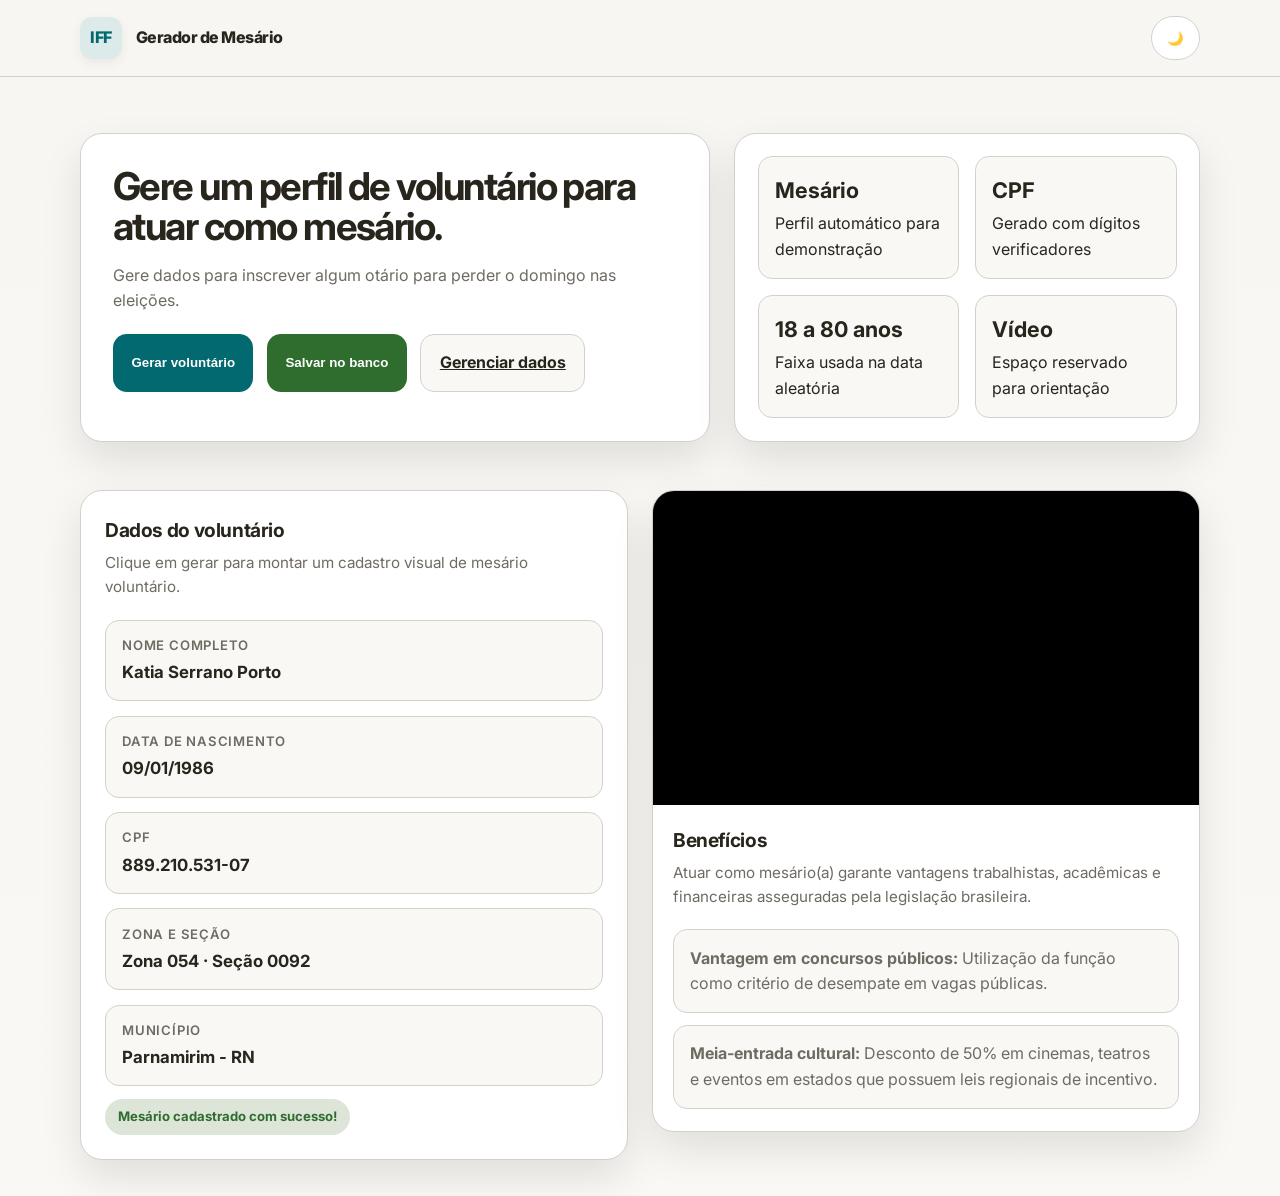
<file: index.html>
<!DOCTYPE html>
<html lang="pt-BR" data-theme="light">
<head>
  <meta charset="UTF-8" />
  <meta name="viewport" content="width=device-width, initial-scale=1.0" />
  <title>Gerador de Voluntário Mesário</title>
  <link rel="preconnect" href="https://fonts.googleapis.com">
  <link rel="preconnect" href="https://fonts.gstatic.com" crossorigin>
  <link href="https://fonts.googleapis.com/css2?family=Inter:wght@400;500;600;700;800&display=swap" rel="stylesheet">
  <link rel="stylesheet" href="style.css">
</head>
<body>
  <header class="topbar">
    <div class="container topbar-inner">
      <div class="brand">
        <div class="logo" aria-hidden="true">IFF</div>
        <div><div>Gerador de Mesário</div></div>
      </div>
      <button class="theme-toggle" type="button" data-theme-toggle aria-label="Alternar tema">🌙</button>
    </div>
  </header>
  <main class="container">
    <section class="hero">
      <article class="hero-card">
        <!-- <div class="eyebrow">Cadastro simbólico de voluntário</div> -->
        <h1>Gere um perfil de voluntário para atuar como mesário.</h1>
        <p>Gere dados para inscrever algum otário para perder o domingo nas eleições.</p>
        <div class="actions">
          <button class="btn btn-primary" id="gerarBtn" type="button">Gerar voluntário</button>
          <button class="btn btn-success" id="salvarBtn" type="button">Salvar no banco</button>
          <a href="gerenciar.html" target="_blank" class="btn btn-secondary">Gerenciar dados</a>
          
        </div>
      </article>
      <aside class="hero-card" style="padding:0; overflow:hidden;">
        <div class="stats">
          <div class="stat-box"><strong>Mesário</strong><span>Perfil automático para demonstração</span></div>
          <div class="stat-box"><strong>CPF</strong><span>Gerado com dígitos verificadores</span></div>
          <div class="stat-box"><strong>18 a 80 anos</strong><span>Faixa usada na data aleatória</span></div>
          <div class="stat-box"><strong>Vídeo</strong><span>Espaço reservado para orientação</span></div>
        </div>
      </aside>
    </section>
    <section class="section grid">
      <article class="panel">
        <h2 class="section-title">Dados do voluntário</h2>
        <p class="section-subtitle">Clique em gerar para montar um cadastro visual de mesário voluntário.</p>
        <div class="result-card">
          <div class="field"><span>Nome completo</span><strong id="nome">Carregando...</strong></div>
          <div class="field"><span>Data de nascimento</span><strong id="nascimento">--/--/----</strong></div>
          <div class="field"><span>CPF</span><strong id="cpf">000.000.000-00</strong></div>
          <div class="field"><span>Zona e seção</span><strong id="zonaSecao">Zona 000 · Seção 0000</strong></div>
          <div class="field"><span>Município</span><strong id="municipio">Maricá - RJ</strong></div>
        </div>
        <div class="tag"> Mesário cadastrado com sucesso!</div>
      </article>
      <aside class="video-card">
        <div class="video-frame">
          <iframe
            src="https://www.youtube.com/embed/zuug5tSpmH0"
            title="Vídeo de orientação para mesário"
            loading="lazy"
            allow="accelerometer; autoplay; clipboard-write; encrypted-media; gyroscope; picture-in-picture; web-share"
            referrerpolicy="strict-origin-when-cross-origin"
            allowfullscreen></iframe>
        </div>
        <div class="video-copy">
          <h2 class="section-title">Benefícios</h2>
          <p class="section-subtitle">Atuar como mesário(a) garante vantagens trabalhistas, acadêmicas e financeiras asseguradas pela legislação brasileira.</p>
          <div class="mini-list">
            <div class="mini-item"><strong>Vantagem em concursos públicos:</strong> Utilização da função como critério de desempate em vagas públicas.</div>
            <div class="mini-item"><strong>Meia-entrada cultural:</strong> Desconto de 50% em cinemas, teatros e eventos em estados que possuem leis regionais de incentivo.</div>
          </div>
        </div>
      </aside>
    </section>
    <!-- <p class="footer">Protótipo em HTML e JavaScript inspirado na lógica do seu gerador PHP, adaptado para funcionar direto no navegador.</p> -->
  </main>
 <script src="script.js"></script>
</body>
</html>
</file>
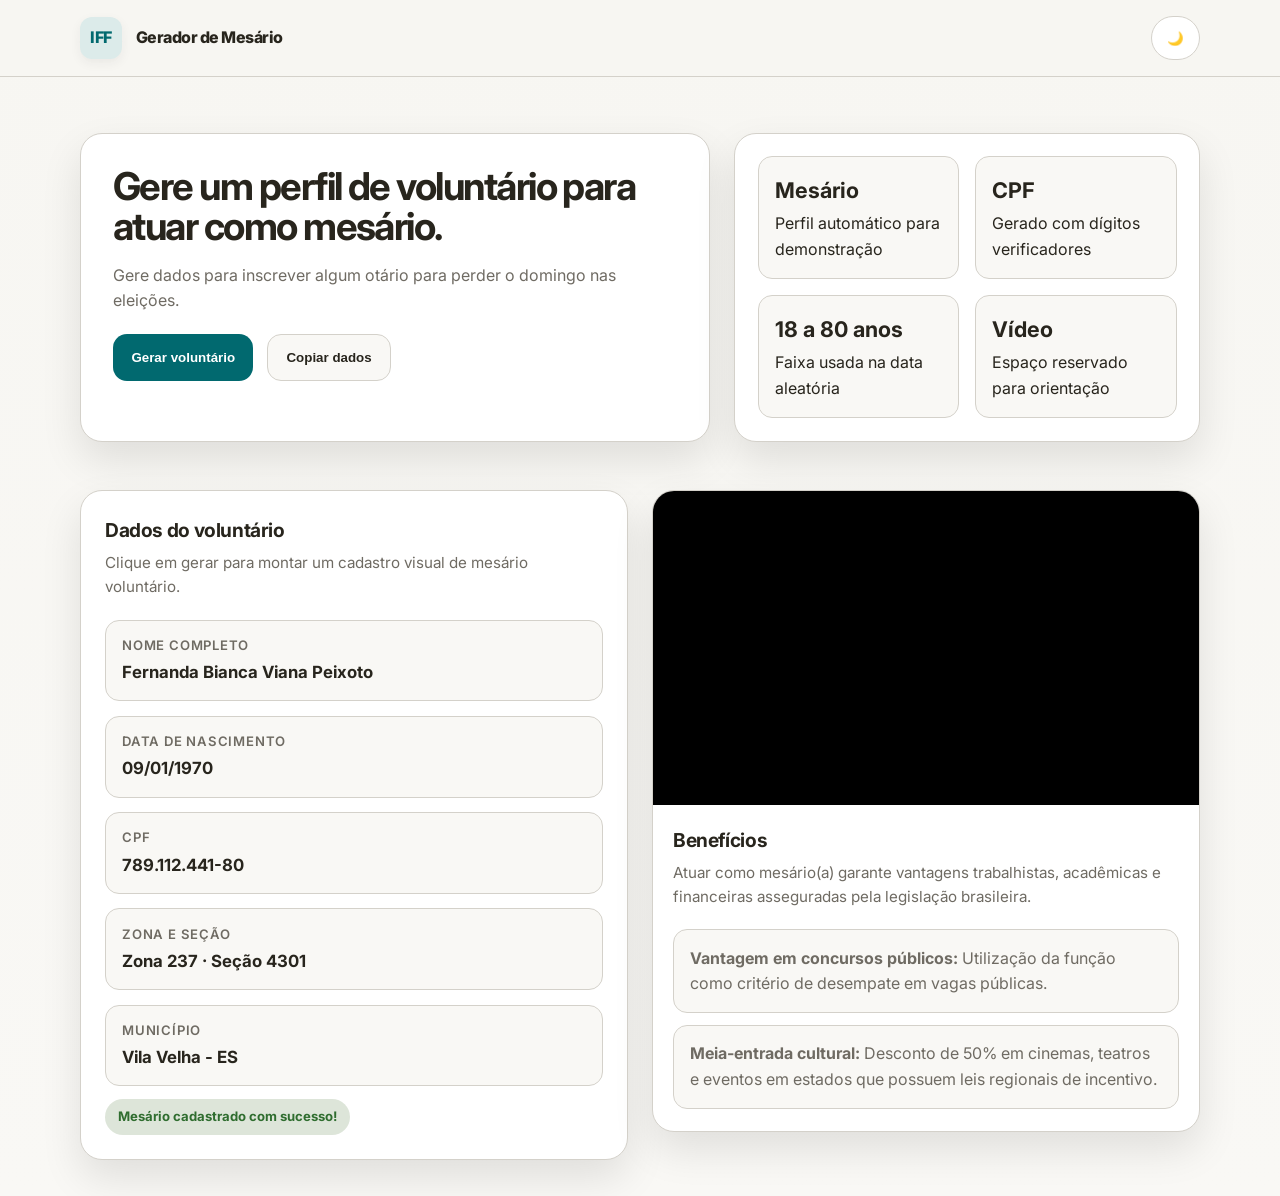
<file: gerador-mesario.html>
<!DOCTYPE html>
<html lang="pt-BR" data-theme="light">
<head>
  <meta charset="UTF-8" />
  <meta name="viewport" content="width=device-width, initial-scale=1.0" />
  <title>Gerador de Voluntário Mesário</title>
  <link rel="preconnect" href="https://fonts.googleapis.com">
  <link rel="preconnect" href="https://fonts.gstatic.com" crossorigin>
  <link href="https://fonts.googleapis.com/css2?family=Inter:wght@400;500;600;700;800&display=swap" rel="stylesheet">
  <link rel="stylesheet" href="style.css">
</head>
<body>
  <header class="topbar">
    <div class="container topbar-inner">
      <div class="brand">
        <div class="logo" aria-hidden="true">IFF</div>
        <div><div>Gerador de Mesário</div></div>
      </div>
      <button class="theme-toggle" type="button" data-theme-toggle aria-label="Alternar tema">🌙</button>
    </div>
  </header>
  <main class="container">
    <section class="hero">
      <article class="hero-card">
        <!-- <div class="eyebrow">Cadastro simbólico de voluntário</div> -->
        <h1>Gere um perfil de voluntário para atuar como mesário.</h1>
        <p>Gere dados para inscrever algum otário para perder o domingo nas eleições.</p>
        <div class="actions">
          <button class="btn btn-primary" id="gerarBtn" type="button">Gerar voluntário</button>
          <button class="btn btn-secondary" id="copiarBtn" type="button">Copiar dados</button>
        </div>
      </article>
      <aside class="hero-card" style="padding:0; overflow:hidden;">
        <div class="stats">
          <div class="stat-box"><strong>Mesário</strong><span>Perfil automático para demonstração</span></div>
          <div class="stat-box"><strong>CPF</strong><span>Gerado com dígitos verificadores</span></div>
          <div class="stat-box"><strong>18 a 80 anos</strong><span>Faixa usada na data aleatória</span></div>
          <div class="stat-box"><strong>Vídeo</strong><span>Espaço reservado para orientação</span></div>
        </div>
      </aside>
    </section>
    <section class="section grid">
      <article class="panel">
        <h2 class="section-title">Dados do voluntário</h2>
        <p class="section-subtitle">Clique em gerar para montar um cadastro visual de mesário voluntário.</p>
        <div class="result-card">
          <div class="field"><span>Nome completo</span><strong id="nome">Carregando...</strong></div>
          <div class="field"><span>Data de nascimento</span><strong id="nascimento">--/--/----</strong></div>
          <div class="field"><span>CPF</span><strong id="cpf">000.000.000-00</strong></div>
          <div class="field"><span>Zona e seção</span><strong id="zonaSecao">Zona 000 · Seção 0000</strong></div>
          <div class="field"><span>Município</span><strong id="municipio">Maricá - RJ</strong></div>
        </div>
        <div class="tag"> Mesário cadastrado com sucesso!</div>
      </article>
      <aside class="video-card">
        <div class="video-frame">
          <iframe
            src="https://www.youtube.com/embed/zuug5tSpmH0"
            title="Vídeo de orientação para mesário"
            loading="lazy"
            allow="accelerometer; autoplay; clipboard-write; encrypted-media; gyroscope; picture-in-picture; web-share"
            referrerpolicy="strict-origin-when-cross-origin"
            allowfullscreen></iframe>
        </div>
        <div class="video-copy">
          <h2 class="section-title">Benefícios</h2>
          <p class="section-subtitle">Atuar como mesário(a) garante vantagens trabalhistas, acadêmicas e financeiras asseguradas pela legislação brasileira.</p>
          <div class="mini-list">
            <div class="mini-item"><strong>Vantagem em concursos públicos:</strong> Utilização da função como critério de desempate em vagas públicas.</div>
            <div class="mini-item"><strong>Meia-entrada cultural:</strong> Desconto de 50% em cinemas, teatros e eventos em estados que possuem leis regionais de incentivo.</div>
          </div>
        </div>
      </aside>
    </section>
    <!-- <p class="footer">Protótipo em HTML e JavaScript inspirado na lógica do seu gerador PHP, adaptado para funcionar direto no navegador.</p> -->
  </main>
 <script src="script.js"></script>
</body>
</html>
</file>
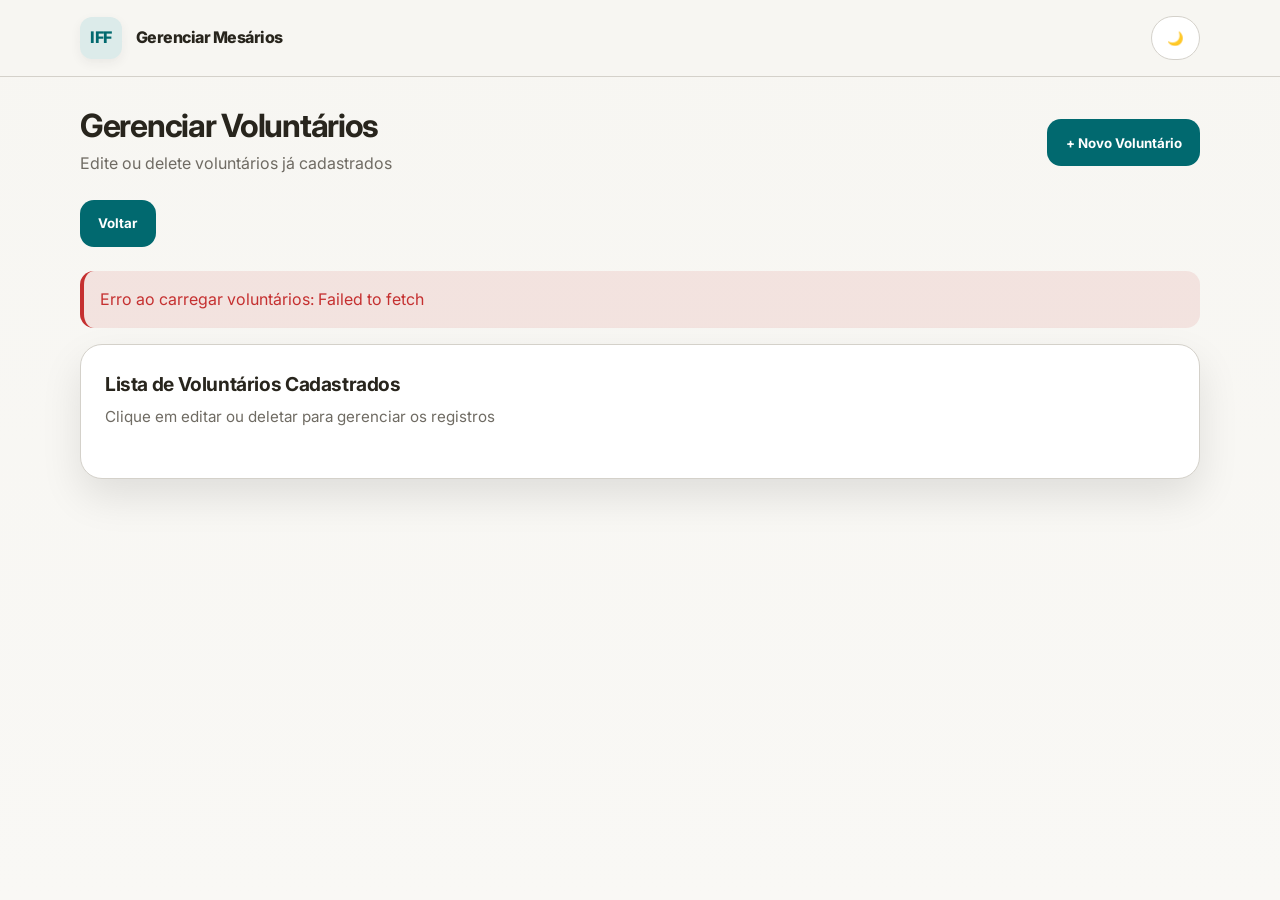
<file: gerenciar.html>
<!DOCTYPE html>
<html lang="pt-BR" data-theme="light">
<head>
  <meta charset="UTF-8" />
  <meta name="viewport" content="width=device-width, initial-scale=1.0" />
  <title>Gerenciar Voluntários - Gerador de Mesário</title>
  <link rel="preconnect" href="https://fonts.googleapis.com">
  <link rel="preconnect" href="https://fonts.gstatic.com" crossorigin>
  <link href="https://fonts.googleapis.com/css2?family=Inter:wght@400;500;600;700;800&display=swap" rel="stylesheet">
  <style>
    :root, [data-theme="light"] {
      --color-bg: #f7f6f2;
      --color-surface: #f9f8f5;
      --color-surface-2: #ffffff;
      --color-border: #d4d1ca;
      --color-text: #28251d;
      --color-text-muted: #6f6b63;
      --color-primary: #01696f;
      --color-primary-hover: #0c4e54;
      --color-primary-soft: #dcebea;
      --color-success: #2f6d2f;
      --color-danger: #c53030;
      --color-warning: #d97706;
      --shadow-sm: 0 4px 12px rgba(0,0,0,.06);
      --shadow-lg: 0 18px 40px rgba(0,0,0,.10);
      --radius-md: 14px;
      --radius-lg: 22px;
    }
    [data-theme="dark"] {
      --color-bg: #161514;
      --color-surface: #1e1d1b;
      --color-surface-2: #262421;
      --color-border: #3b3834;
      --color-text: #ece7de;
      --color-text-muted: #b4aea4;
      --color-primary: #58a2a8;
      --color-primary-hover: #79b7bc;
      --color-primary-soft: #203538;
      --color-success: #76be76;
      --color-danger: #f87171;
      --color-warning: #fbbf24;
      --shadow-sm: 0 4px 12px rgba(0,0,0,.30);
      --shadow-lg: 0 18px 40px rgba(0,0,0,.35);
    }
    
    * { box-sizing: border-box; margin: 0; padding: 0; }
    html { scroll-behavior: smooth; }
    body {
      font-family: 'Inter', sans-serif;
      background: linear-gradient(180deg, var(--color-bg), var(--color-surface));
      color: var(--color-text);
      line-height: 1.6;
      min-height: 100vh;
    }
    
    .container { width: min(1120px, calc(100% - 2rem)); margin: 0 auto; }
    
    .topbar {
      position: sticky; top: 0; z-index: 10; backdrop-filter: blur(10px);
      background: color-mix(in srgb, var(--color-bg) 84%, transparent);
      border-bottom: 1px solid var(--color-border);
    }
    .topbar-inner {
      display: flex; align-items: center; justify-content: space-between; gap: 1rem; padding: 1rem 0;
    }
    .brand { display: flex; align-items: center; gap: .85rem; font-weight: 800; letter-spacing: -.03em; }
    .logo {
      width: 42px; height: 42px; border-radius: 12px; display: grid; place-items: center;
      background: var(--color-primary-soft); color: var(--color-primary); box-shadow: var(--shadow-sm); font-weight: 800;
    }
    .theme-toggle {
      border: 1px solid var(--color-border); background: var(--color-surface-2); color: var(--color-text);
      border-radius: 999px; padding: .7rem .95rem; cursor: pointer; min-width: 44px; min-height: 44px;
    }
    
    .header {
      padding: 2rem 0 1.5rem;
      display: grid;
      grid-template-columns: 1fr auto;
      gap: 1.5rem;
      align-items: center;
    }
    
    h1 { font-size: 2rem; line-height: 1.05; letter-spacing: -.04em; margin-bottom: .5rem; }
    .subtitle { color: var(--color-text-muted); }
    
    .btn {
      border: 0; border-radius: 14px; padding: .95rem 1.15rem; font-weight: 700; cursor: pointer; 
      min-height: 46px; transition: .2s ease; font-family: inherit;
    }
    .btn-primary { background: var(--color-primary); color: #fff; }
    .btn-primary:hover { background: var(--color-primary-hover); }
    .btn-danger { background: var(--color-danger); color: #fff; }
    .btn-danger:hover { background: #a02020; }
    .btn-secondary { background: var(--color-surface); color: var(--color-text); border: 1px solid var(--color-border); }
    .btn-success { background: var(--color-success); color: #fff; }
    .btn-sm { padding: .6rem .9rem; font-size: .9rem; min-height: 38px; }
    
    .panel {
      background: var(--color-surface-2); border: 1px solid var(--color-border); 
      border-radius: var(--radius-lg); box-shadow: var(--shadow-lg); padding: 1.5rem; margin-bottom: 2rem;
    }
    
    .section-title { font-size: 1.2rem; margin-bottom: .35rem; letter-spacing: -.02em; }
    .section-subtitle { color: var(--color-text-muted); margin-bottom: 1.5rem; font-size: .95rem; }
    
    /* Tabela de Voluntários */
    .table-container {
      overflow-x: auto;
      border: 1px solid var(--color-border);
      border-radius: var(--radius-md);
    }
    
    table {
      width: 100%;
      border-collapse: collapse;
      background: var(--color-surface-2);
    }
    
    thead {
      background: var(--color-primary-soft);
      border-bottom: 2px solid var(--color-primary);
    }
    
    th {
      padding: 1rem;
      text-align: left;
      font-weight: 600;
      color: var(--color-primary);
      font-size: .95rem;
    }
    
    td {
      padding: 1rem;
      border-bottom: 1px solid var(--color-border);
      font-size: .95rem;
    }
    
    tbody tr:hover {
      background: var(--color-surface);
    }
    
    tbody tr:last-child td {
      border-bottom: none;
    }
    
    .actions {
      display: flex;
      gap: 0.5rem;
      flex-wrap: wrap;
    }
    
    .action-btn {
      border: none;
      padding: 0.5rem 1rem;
      border-radius: 6px;
      cursor: pointer;
      font-size: 0.85rem;
      font-weight: 600;
      transition: all 0.2s;
      font-family: inherit;
    }
    
    .btn-edit {
      background: #e3f2fd;
      color: #1976d2;
    }
    .btn-edit:hover { background: #bbdefb; }
    
    .btn-del {
      background: #ffebee;
      color: #c53030;
    }
    .btn-del:hover { background: #ffcdd2; }
    
    /* Modal */
    .modal {
      display: none;
      position: fixed;
      z-index: 100;
      left: 0;
      top: 0;
      width: 100%;
      height: 100%;
      background-color: rgba(0,0,0,0.5);
      animation: fadeIn 0.3s ease;
    }
    
    .modal.active { display: flex; align-items: center; justify-content: center; }
    
    .modal-content {
      background: var(--color-surface-2);
      padding: 2rem;
      border-radius: var(--radius-lg);
      box-shadow: var(--shadow-lg);
      width: 90%;
      max-width: 500px;
      animation: slideUp 0.3s ease;
    }
    
    .modal-header {
      display: flex;
      justify-content: space-between;
      align-items: center;
      margin-bottom: 1.5rem;
      border-bottom: 1px solid var(--color-border);
      padding-bottom: 1rem;
    }
    
    .modal-header h2 { font-size: 1.3rem; }
    
    .close-btn {
      background: none;
      border: none;
      font-size: 1.5rem;
      cursor: pointer;
      color: var(--color-text-muted);
    }
    
    .form-group {
      margin-bottom: 1.5rem;
    }
    
    .form-group label {
      display: block;
      margin-bottom: 0.5rem;
      font-weight: 600;
      color: var(--color-text);
      font-size: 0.95rem;
    }
    
    .form-group input, .form-group textarea {
      width: 100%;
      padding: 0.75rem;
      border: 1px solid var(--color-border);
      border-radius: 8px;
      font-family: inherit;
      font-size: 0.95rem;
      background: var(--color-surface);
      color: var(--color-text);
      transition: all 0.2s;
    }
    
    .form-group input:focus, .form-group textarea:focus {
      outline: none;
      border-color: var(--color-primary);
      box-shadow: 0 0 0 3px var(--color-primary-soft);
    }
    
    .modal-footer {
      display: flex;
      gap: 1rem;
      justify-content: flex-end;
      margin-top: 2rem;
      padding-top: 1rem;
      border-top: 1px solid var(--color-border);
    }
    
    /* Loading */
    .loading {
      display: inline-block;
      width: 20px;
      height: 20px;
      border: 3px solid var(--color-border);
      border-radius: 50%;
      border-top-color: var(--color-primary);
      animation: spin 0.8s linear infinite;
    }
    
    @keyframes spin {
      to { transform: rotate(360deg); }
    }
    
    @keyframes fadeIn {
      from { opacity: 0; }
      to { opacity: 1; }
    }
    
    @keyframes slideUp {
      from { transform: translateY(20px); opacity: 0; }
      to { transform: translateY(0); opacity: 1; }
    }
    
    /* Alert */
    .alert {
      padding: 1rem;
      border-radius: var(--radius-md);
      margin-bottom: 1rem;
      display: none;
    }
    
    .alert.active { display: block; animation: slideUp 0.3s ease; }
    
    .alert-success {
      background: rgba(47, 109, 47, 0.1);
      color: var(--color-success);
      border-left: 4px solid var(--color-success);
    }
    
    .alert-danger {
      background: rgba(197, 48, 48, 0.1);
      color: var(--color-danger);
      border-left: 4px solid var(--color-danger);
    }
    
    .empty-state {
      text-align: center;
      padding: 3rem;
      color: var(--color-text-muted);
    }
    
    .empty-state p { font-size: 1.1rem; margin-bottom: 1rem; }
    
    @media (max-width: 640px) {
      .container { width: min(100% - 1rem, 1120px); }
      .header { grid-template-columns: 1fr; }
      .modal-content { width: 95%; }
      h1 { font-size: 1.6rem; }
      table { font-size: 0.85rem; }
      th, td { padding: 0.75rem; }
      .actions { flex-direction: column; }
      .action-btn { width: 100%; }
    }
  </style>
</head>
<body>
  <header class="topbar">
    <div class="container topbar-inner">
      <div class="brand">
        <div class="logo" aria-hidden="true">IFF</div>
        <div><div>Gerenciar Mesários</div></div>
      </div>
      <button class="theme-toggle" type="button" data-theme-toggle aria-label="Alternar tema">🌙</button>
    </div>
  </header>

  <main class="container">
    <!-- Header -->
    <div class="header">
      <div>
        <h1>Gerenciar Voluntários</h1>
        <p class="subtitle">Edite ou delete voluntários já cadastrados</p>
      </div>
      <button class="btn btn-primary" id="adicionarBtn" type="button">+ Novo Voluntário</button>
	<a href="index.html"><button class="btn btn-primary" type="button">Voltar</button></a>
    </div>

    <!-- Alert -->
    <div id="alert" class="alert"></div>

    <!-- Panel -->
    <div class="panel">
      <h2 class="section-title">Lista de Voluntários Cadastrados</h2>
      <p class="section-subtitle">Clique em editar ou deletar para gerenciar os registros</p>
      
      <div id="loading" style="text-align: center; padding: 2rem;">
        <div class="loading"></div>
        <p style="margin-top: 1rem; color: var(--color-text-muted);">Carregando voluntários...</p>
      </div>
      
      <div id="tableContainer" style="display: none;">
        <div class="table-container">
          <table id="voluntariosTable">
            <thead>
              <tr>
                <th>ID</th>
                <th>Nome</th>
                <th>CPF</th>
                <th>Data de Nascimento</th>
                <th>Zona</th>
                <th>Seção</th>
                <th>Ações</th>
              </tr>
            </thead>
            <tbody id="tableBody">
            </tbody>
          </table>
        </div>
      </div>
      
      <div id="emptyState" class="empty-state" style="display: none;">
        <p>📭 Nenhum voluntário cadastrado</p>
        <p style="font-size: 0.95rem;">Volte para a página anterior e crie novos voluntários</p>
      </div>
    </div>
  </main>

  <!-- Modal Editar/Adicionar -->
  <div id="modal" class="modal">
    <div class="modal-content">
      <div class="modal-header">
        <h2 id="modalTitle">Editar Voluntário</h2>
        <button class="close-btn" type="button" onclick="fecharModal()">×</button>
      </div>
      
      <form id="formVoluntario">
        <input type="hidden" id="voluntarioId">
        
        <div class="form-group">
          <label for="nome">Nome Completo</label>
          <input type="text" id="nome" required placeholder="João Silva Santos">
        </div>
        
        <div class="form-group">
          <label for="cpf">CPF</label>
          <input type="text" id="cpf" required placeholder="123.456.789-10" disabled>
        </div>
        
        <div class="form-group">
          <label for="nascimento">Data de Nascimento</label>
          <input type="date" id="nascimento" required>
        </div>
        
        <div class="form-group">
          <label for="zona">Zona Eleitoral</label>
          <input type="number" id="zona" required placeholder="001">
        </div>
        
        <div class="form-group">
          <label for="secao">Seção Eleitoral</label>
          <input type="number" id="secao" required placeholder="1001">
        </div>
        
        <div class="form-group">
          <label for="municipio">Município</label>
          <input type="text" id="municipio" placeholder="Maricá - RJ">
        </div>
        
        <div class="modal-footer">
          <button type="button" class="btn btn-secondary" onclick="fecharModal()">Cancelar</button>
          <button type="submit" class="btn btn-primary">Salvar Alterações</button>
        </div>
      </form>
    </div>
  </div>

  <!-- Modal Confirmar Exclusão -->
  <div id="modalDeleta" class="modal">
    <div class="modal-content">
      <div class="modal-header">
        <h2>Confirmar Exclusão</h2>
        <button class="close-btn" type="button" onclick="fecharModalDeleta()">×</button>
      </div>
      
      <p id="deleteMessage" style="margin-bottom: 2rem; color: var(--color-text-muted);">
        Tem certeza que deseja deletar este voluntário? Esta ação não pode ser desfeita.
      </p>
      
      <div class="modal-footer">
        <button type="button" class="btn btn-secondary" onclick="fecharModalDeleta()">Cancelar</button>
        <button type="button" class="btn btn-danger" onclick="confirmarDeleta()">Deletar</button>
      </div>
    </div>
  </div>

  <script>
    const BASE_URL = 'http://localhost/mesarioInvoluntario';
    let voluntarios = [];
    let voluntarioParaDeleta = null;

    // ========================================
    // INICIALIZAÇÃO
    // ========================================
    document.addEventListener('DOMContentLoaded', () => {
      carregarVoluntarios();
      setupTheme();
      document.getElementById('formVoluntario').addEventListener('submit', salvarVoluntario);
      document.getElementById('adicionarBtn').addEventListener('click', abrirModalNovo);
    });

    // ========================================
    // CARREGAR VOLUNTÁRIOS
    // ========================================
    async function carregarVoluntarios() {
      try {
        const response = await fetch(`${BASE_URL}/listar.php`);
        const data = await response.json();
        
        if (data.sucesso && data.total > 0) {
          voluntarios = data.dados;
          renderizarTabela();
          document.getElementById('loading').style.display = 'none';
          document.getElementById('tableContainer').style.display = 'block';
          document.getElementById('emptyState').style.display = 'none';
        } else {
          document.getElementById('loading').style.display = 'none';
          document.getElementById('tableContainer').style.display = 'none';
          document.getElementById('emptyState').style.display = 'block';
        }
      } catch (e) {
        mostrarAlerta('Erro ao carregar voluntários: ' + e.message, 'danger');
        document.getElementById('loading').style.display = 'none';
      }
    }

    // ========================================
    // RENDERIZAR TABELA
    // ========================================
    function renderizarTabela() {
      const tableBody = document.getElementById('tableBody');
      tableBody.innerHTML = '';
      
      voluntarios.forEach(vol => {
        const row = document.createElement('tr');
        const dataNasc = new Date(vol.data_nascimento);
        const dataFormatada = dataNasc.toLocaleDateString('pt-BR');
        
        row.innerHTML = `
          <td>#${vol.id}</td>
          <td>${vol.nome}</td>
          <td>${vol.cpf}</td>
          <td>${dataFormatada}</td>
          <td>${vol.zona}</td>
          <td>${vol.secao}</td>
          <td>
            <div class="actions">
              <button class="action-btn btn-edit" onclick="abrirModalEdicao(${vol.id})">✎ Editar</button>
              <button class="action-btn btn-del" onclick="abrirModalDeleta(${vol.id})">🗑 Deletar</button>
            </div>
          </td>
        `;
        tableBody.appendChild(row);
      });
    }

    // ========================================
    // ABRIR MODAL NOVO
    // ========================================
    function abrirModalNovo() {
      document.getElementById('modalTitle').textContent = 'Novo Voluntário';
      document.getElementById('voluntarioId').value = '';
      document.getElementById('cpf').disabled = false;
      document.getElementById('formVoluntario').reset();
      document.getElementById('modal').classList.add('active');
    }

    // ========================================
    // ABRIR MODAL EDIÇÃO
    // ========================================
    function abrirModalEdicao(id) {
      const voluntario = voluntarios.find(v => v.id === id);
      if (!voluntario) return;
      
      document.getElementById('modalTitle').textContent = 'Editar Voluntário';
      document.getElementById('voluntarioId').value = voluntario.id;
      document.getElementById('nome').value = voluntario.nome;
      document.getElementById('cpf').value = voluntario.cpf;
      document.getElementById('cpf').disabled = true; // CPF não pode ser editado
      document.getElementById('nascimento').value = voluntario.data_nascimento;
      document.getElementById('zona').value = voluntario.zona;
      document.getElementById('secao').value = voluntario.secao;
      document.getElementById('municipio').value = voluntario.municipio;
      
      document.getElementById('modal').classList.add('active');
    }

    // ========================================
    // FECHAR MODAL
    // ========================================
    function fecharModal() {
      document.getElementById('modal').classList.remove('active');
      document.getElementById('formVoluntario').reset();
    }

    // ========================================
    // SALVAR VOLUNTÁRIO
    // ========================================
    async function salvarVoluntario(e) {
      e.preventDefault();
      
      const id = document.getElementById('voluntarioId').value;
      const isNovo = !id;
      
      const dados = {
        nome: document.getElementById('nome').value,
        cpf: document.getElementById('cpf').value,
        nascimento: formatarDataParaBanco(document.getElementById('nascimento').value),
        zona: parseInt(document.getElementById('zona').value),
        secao: parseInt(document.getElementById('secao').value),
        municipio: document.getElementById('municipio').value
      };
      
      try {
        if (isNovo) {
          // Salvar novo
          const response = await fetch(`${BASE_URL}/salvar.php`, {
            method: 'POST',
            headers: { 'Content-Type': 'application/json' },
            body: JSON.stringify(dados)
          });
          
          const result = await response.json();
          
          if (result.sucesso) {
            mostrarAlerta('Voluntário adicionado com sucesso!', 'success');
            fecharModal();
            carregarVoluntarios();
          } else {
            mostrarAlerta('Erro: ' + result.mensagem, 'danger');
          }
        } else {
          // Editar existente
          const response = await fetch(`${BASE_URL}/editar.php`, {
            method: 'PUT',
            headers: { 'Content-Type': 'application/json' },
            body: JSON.stringify({
              id: parseInt(id),
              ...dados
            })
          });
          
          const result = await response.json();
          
          if (result.sucesso) {
            mostrarAlerta('Voluntário atualizado com sucesso!', 'success');
            fecharModal();
            carregarVoluntarios();
          } else {
            mostrarAlerta('Erro: ' + result.mensagem, 'danger');
          }
        }
      } catch (e) {
        mostrarAlerta('Erro ao salvar: ' + e.message, 'danger');
      }
    }

    // ========================================
    // DELETAR VOLUNTÁRIO
    // ========================================
    function abrirModalDeleta(id) {
      const voluntario = voluntarios.find(v => v.id === id);
      if (!voluntario) return;
      
      voluntarioParaDeleta = id;
      document.getElementById('deleteMessage').textContent = 
        `Tem certeza que deseja deletar "${voluntario.nome}"? Esta ação não pode ser desfeita.`;
      document.getElementById('modalDeleta').classList.add('active');
    }

    function fecharModalDeleta() {
      document.getElementById('modalDeleta').classList.remove('active');
      voluntarioParaDeleta = null;
    }

    async function confirmarDeleta() {
      if (!voluntarioParaDeleta) return;
      
      try {
        const response = await fetch(`${BASE_URL}/deletar.php`, {
          method: 'DELETE',
          headers: { 'Content-Type': 'application/json' },
          body: JSON.stringify({ id: voluntarioParaDeleta })
        });
        
        const result = await response.json();
        
        if (result.sucesso) {
          mostrarAlerta('Voluntário deletado com sucesso!', 'success');
          fecharModalDeleta();
          carregarVoluntarios();
        } else {
          mostrarAlerta('Erro: ' + result.mensagem, 'danger');
        }
      } catch (e) {
        mostrarAlerta('Erro ao deletar: ' + e.message, 'danger');
      }
    }

    // ========================================
    // MOSTRAR ALERTA
    // ========================================
    function mostrarAlerta(mensagem, tipo = 'success') {
      const alert = document.getElementById('alert');
      alert.textContent = mensagem;
      alert.className = `alert active alert-${tipo}`;
      
      setTimeout(() => {
        alert.classList.remove('active');
      }, 4000);
    }

    // ========================================
    // FORMATAR DATA
    // ========================================
    function formatarDataParaBanco(data) {
      // Converte YYYY-MM-DD para DD/MM/YYYY
      const [ano, mes, dia] = data.split('-');
      return `${dia}/${mes}/${ano}`;
    }

    // ========================================
    // THEME TOGGLE
    // ========================================
    function setupTheme() {
      const root = document.documentElement;
      let dark = window.matchMedia('(prefers-color-scheme: dark)').matches;
      root.setAttribute('data-theme', dark ? 'dark' : 'light');
      
      const themeBtn = document.querySelector('[data-theme-toggle]');
      themeBtn.textContent = dark ? '☀️' : '🌙';
      
      themeBtn.addEventListener('click', () => {
        dark = !dark;
        root.setAttribute('data-theme', dark ? 'dark' : 'light');
        themeBtn.textContent = dark ? '☀️' : '🌙';
      });
    }
  </script>
</body>
</html>
</file>
<file: style.css>
:root, [data-theme="light"] {
      --color-bg: #f7f6f2;
      --color-surface: #f9f8f5;
      --color-surface-2: #ffffff;
      --color-border: #d4d1ca;
      --color-text: #28251d;
      --color-text-muted: #6f6b63;
      --color-primary: #01696f;
      --color-primary-hover: #0c4e54;
      --color-primary-soft: #dcebea;
      --color-success: #2f6d2f;
      --shadow-sm: 0 4px 12px rgba(0,0,0,.06);
      --shadow-lg: 0 18px 40px rgba(0,0,0,.10);
      --radius-md: 14px;
      --radius-lg: 22px;
      --text-xs: .82rem;
      --text-sm: .95rem;
      --text-base: 1rem;
      --text-lg: 1.2rem;
      --text-xl: clamp(1.7rem, 1.2rem + 1.6vw, 2.4rem);
    }
    [data-theme="dark"] {
      --color-bg: #161514;
      --color-surface: #1e1d1b;
      --color-surface-2: #262421;
      --color-border: #3b3834;
      --color-text: #ece7de;
      --color-text-muted: #b4aea4;
      --color-primary: #58a2a8;
      --color-primary-hover: #79b7bc;
      --color-primary-soft: #203538;
      --color-success: #76be76;
      --shadow-sm: 0 4px 12px rgba(0,0,0,.30);
      --shadow-lg: 0 18px 40px rgba(0,0,0,.35);
    }
    * { box-sizing: border-box; margin: 0; padding: 0; }
    html { scroll-behavior: smooth; }
    body {
      font-family: 'Inter', sans-serif;
      background: linear-gradient(180deg, var(--color-bg), var(--color-surface));
      color: var(--color-text);
      line-height: 1.6;
      min-height: 100vh;
    }
    .container { width: min(1120px, calc(100% - 2rem)); margin: 0 auto; }
    .topbar {
      position: sticky; top: 0; z-index: 10; backdrop-filter: blur(10px);
      background: color-mix(in srgb, var(--color-bg) 84%, transparent);
      border-bottom: 1px solid var(--color-border);
    }
    .topbar-inner {
      display: flex; align-items: center; justify-content: space-between; gap: 1rem; padding: 1rem 0;
    }
    .brand { display: flex; align-items: center; gap: .85rem; font-weight: 800; letter-spacing: -.03em; }
    .logo {
      width: 42px; height: 42px; border-radius: 12px; display: grid; place-items: center;
      background: var(--color-primary-soft); color: var(--color-primary); box-shadow: var(--shadow-sm); font-weight: 800;
    }
    .theme-toggle {
      border: 1px solid var(--color-border); background: var(--color-surface-2); color: var(--color-text);
      border-radius: 999px; padding: .7rem .95rem; cursor: pointer; min-width: 44px; min-height: 44px;
    }
    .hero {
      padding: 3.5rem 0 2rem; display: grid; grid-template-columns: 1.15fr .85fr; gap: 1.5rem; align-items: stretch;
    }
    .hero-card, .panel, .video-card {
      background: var(--color-surface-2); border: 1px solid var(--color-border); border-radius: var(--radius-lg); box-shadow: var(--shadow-lg);
    }
    .hero-card { padding: 2rem; }
    .eyebrow {
      display: inline-flex; align-items: center; gap: .5rem; font-size: var(--text-xs); color: var(--color-primary);
      background: var(--color-primary-soft); border-radius: 999px; padding: .45rem .8rem; margin-bottom: 1rem; font-weight: 700;
    }
    h1 { font-size: var(--text-xl); line-height: 1.05; letter-spacing: -.04em; margin-bottom: 1rem; }
    .hero p { color: var(--color-text-muted); max-width: 58ch; margin-bottom: 1.25rem; }
    .actions { display: flex; flex-wrap: wrap; gap: .85rem; margin-top: 1.2rem; }
    .btn {
      border: 0; border-radius: 14px; padding: .95rem 1.15rem; font-weight: 700; cursor: pointer; min-height: 46px; transition: .2s ease;
    }
    .btn-primary { background: var(--color-primary); color: #fff; }
    .btn-primary:hover { background: var(--color-primary-hover); }
    .btn-secondary { background: var(--color-surface); color: var(--color-text); border: 1px solid var(--color-border); }
    .stats { display: grid; grid-template-columns: repeat(2, 1fr); gap: 1rem; padding: 1.4rem; }
    .stat-box { background: var(--color-surface); border: 1px solid var(--color-border); border-radius: var(--radius-md); padding: 1rem; }
    .stat-box strong { display: block; font-size: 1.35rem; margin-bottom: .2rem; }
    .section { padding: 1rem 0 2.25rem; }
    .grid { display: grid; grid-template-columns: 1fr 1fr; gap: 1.5rem; align-items: start; }
    .panel { padding: 1.5rem; }
    .section-title { font-size: var(--text-lg); margin-bottom: .35rem; letter-spacing: -.02em; }
    .section-subtitle { color: var(--color-text-muted); margin-bottom: 1.25rem; font-size: var(--text-sm); }
    .result-card { display: grid; gap: .9rem; margin-top: 1rem; }
    .field { background: var(--color-surface); border: 1px solid var(--color-border); border-radius: var(--radius-md); padding: .9rem 1rem; }
    .field span {
      display: block; font-size: var(--text-xs); color: var(--color-text-muted); margin-bottom: .2rem; font-weight: 600; text-transform: uppercase; letter-spacing: .06em;
    }
    .field strong { font-size: 1.05rem; word-break: break-word; }
    .tag {
      display: inline-flex; align-items: center; gap: .45rem; margin-top: .8rem;
      background: color-mix(in srgb, var(--color-success) 14%, var(--color-surface)); color: var(--color-success);
      border-radius: 999px; padding: .45rem .8rem; font-size: var(--text-xs); font-weight: 700;
    }
    .video-card { overflow: hidden; }
    .video-frame { position: relative; width: 100%; aspect-ratio: 16/9; background: #000; }
    .video-frame iframe { width: 100%; height: 100%; border: 0; }
    .video-copy { padding: 1.2rem 1.25rem 1.4rem; }
    .mini-list { display: grid; gap: .75rem; margin-top: 1rem; }
    .mini-item {
      padding: .95rem 1rem; border: 1px solid var(--color-border); border-radius: 14px; background: var(--color-surface); color: var(--color-text-muted);
    }
    .footer { padding: 0 0 2.5rem; color: var(--color-text-muted); font-size: var(--text-sm); }
    @media (max-width: 920px) { .hero, .grid { grid-template-columns: 1fr; } }
    @media (max-width: 640px) {
      .container { width: min(100% - 1rem, 1120px); }
      .hero-card, .panel, .video-card { border-radius: 18px; }
      .hero-card, .panel { padding: 1.1rem; }
      .stats { grid-template-columns: 1fr; padding: 1rem; }
      .actions { flex-direction: column; }
      .btn { width: 100%; }
      h1 { font-size: clamp(1.6rem, 7vw, 2.1rem); }
    }
  .btn-success {
  background: var(--color-success);
  color: #fff;
}
.btn-success:hover {
  background: #245224;
}
</file>
